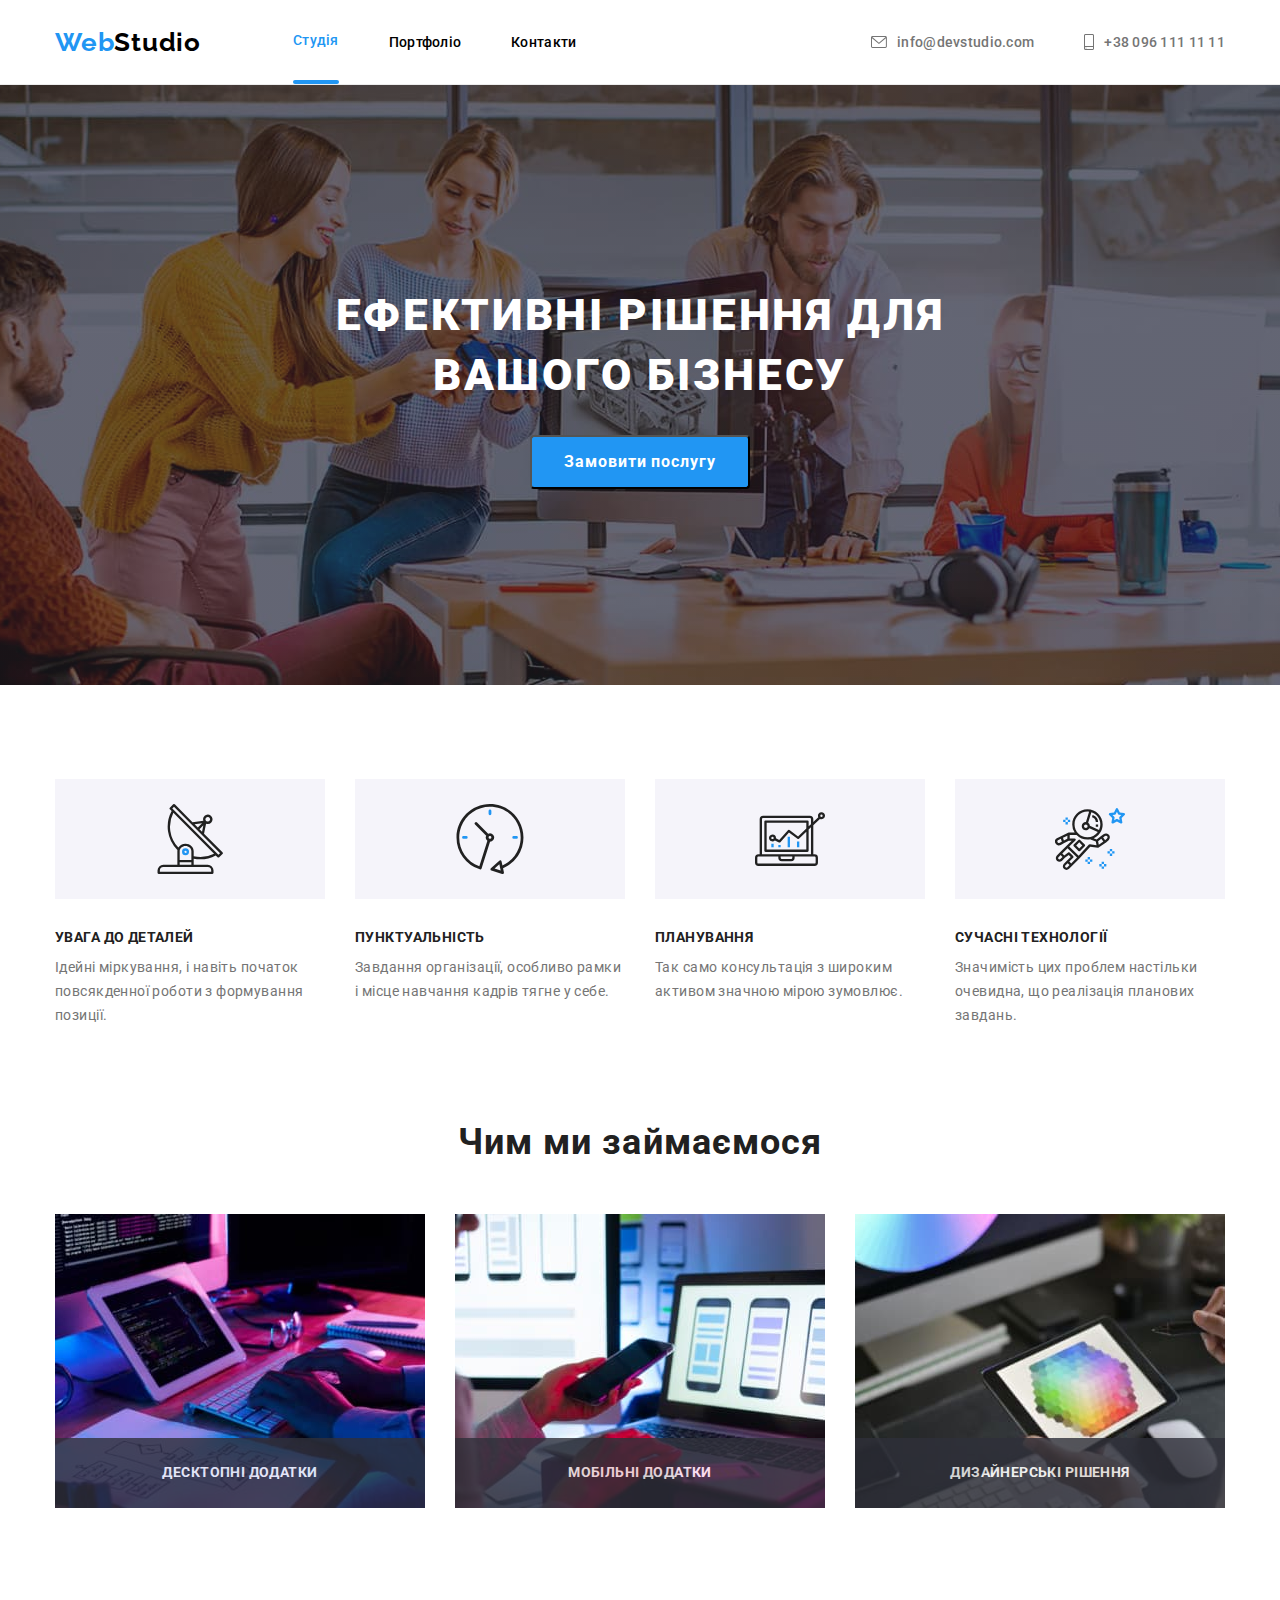
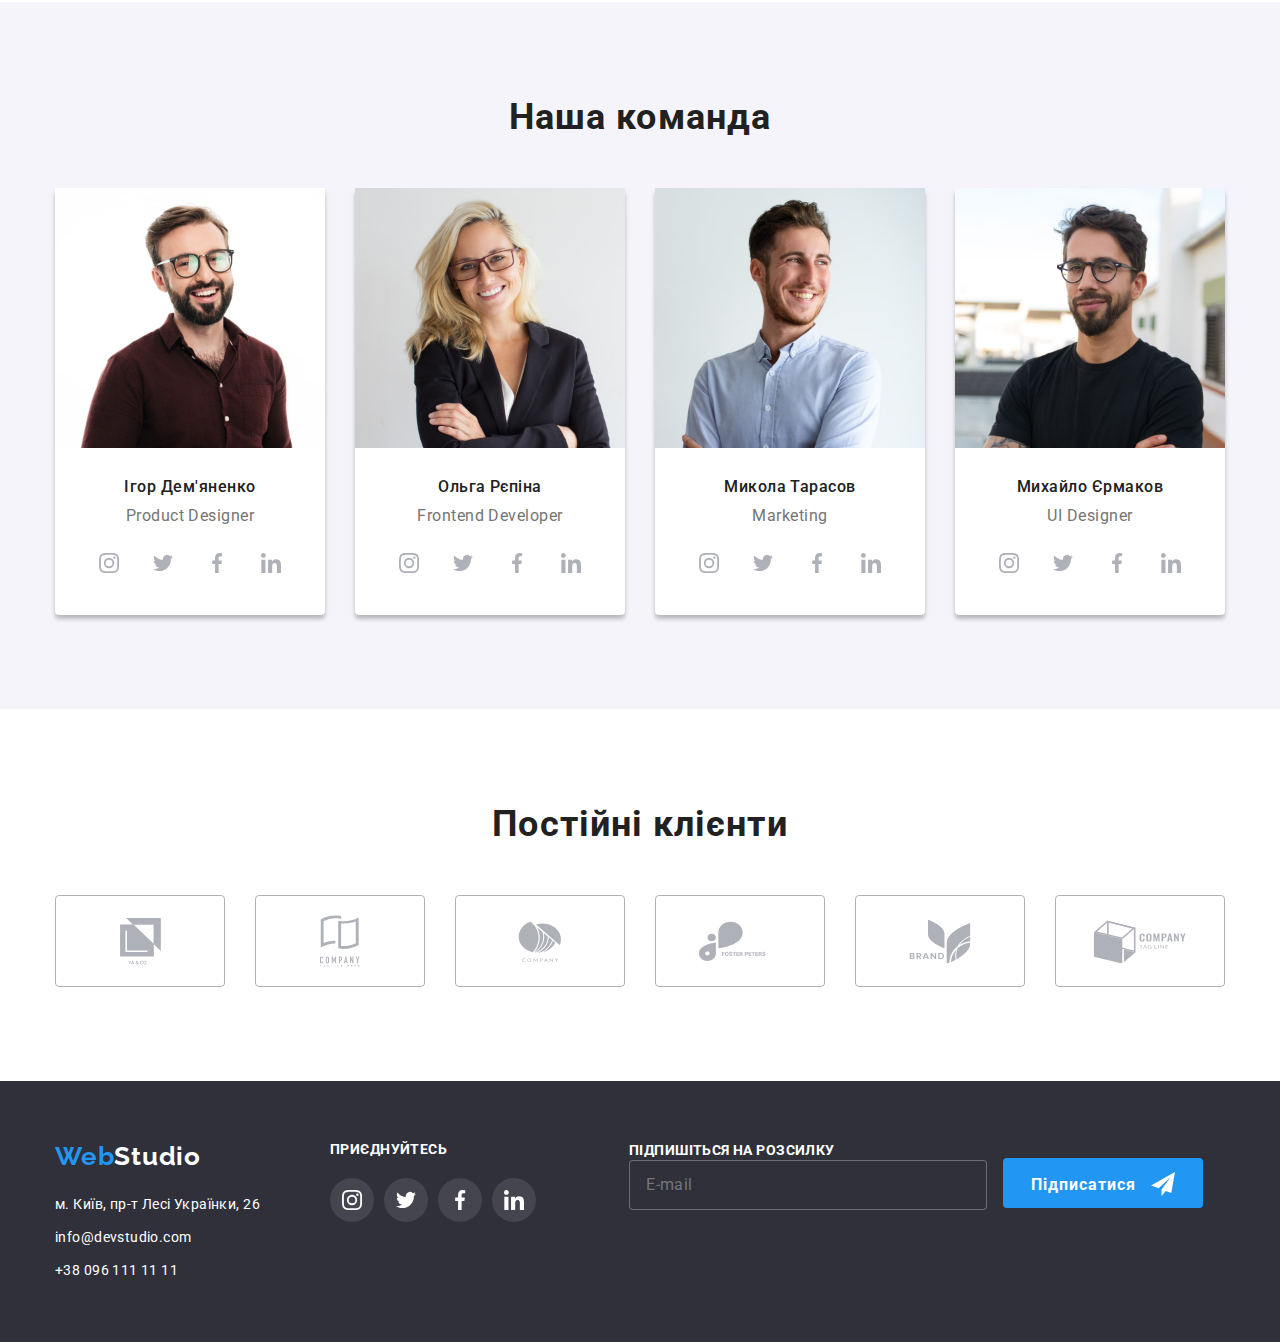
<file: index.html>
<!DOCTYPE html>
<html lang="uk">
  <head>
    <meta charset="UTF-8" />
    <meta http-equiv="X-UA-Compatible" content="IE=edge" />
    <meta name="viewport" content="width=device-width, initial-scale=1.0" />
    <title>Головна</title>
    <link rel="preconnect" href="https://fonts.googleapis.com" />
    <link rel="preconnect" href="https://fonts.gstatic.com" crossorigin />
    <link
      rel="stylesheet"
      href="https://cdnjs.cloudflare.com/ajax/libs/modern-normalize/1.1.0/modern-normalize.min.css"
    />
    <link
      href="https://fonts.googleapis.com/css2?family=Montserrat&family=Raleway:wght@700&family=Roboto:wght@400;500;700;900&display=swap"
      rel="stylesheet"
    />
    <link rel="stylesheet" href="./css/styles.css" />
  </head>
  <body>
    <header>
      <div class="header container">
        <nav class="nav-box">
          <a
            class="logo"
            href=" https://hannayeromina.github.io/goit-markup-hw-03/"
            lang="en"
            ><span class="logo-bly">Web</span>Studio</a
          >
          <ul class="header-nav">
            <li class="list-nav list-nav-this">
              <a class="nav nav-this" href="./index.html">Студія</a>
            </li>
            <li class="list-nav">
              <a class="nav" href="./portfolio.html">Портфоліо</a>
            </li>
            <li class="list-nav"><a class="nav" href="/">Контакти</a></li>
          </ul>
        </nav>
        <ul class="contact list">
          <li class="list-contact-header">
            <a class="contact-header" href="mailto:info@devstudio.com"
              ><svg width="16" height="12" class="icon-contact">
                <use href="./images/icons.svg#icon-envelope"></use>
              </svg>
              info@devstudio.com</a
            >
          </li>
          <li class="list-contact-header">
            <a class="contact-header" href="tel:+380961111111"
              ><svg width="10" height="16" class="icon-contact">
                <use href="./images/icons.svg#icon-smartphone"></use>
              </svg>
              +38 096 111 11 11</a
            >
          </li>
        </ul>
      </div>
    </header>
    <main>
      <section class="hero">
        <div class="container">
          <h1 class="hero-h">Ефективні рішення для вашого бізнесу</h1>
          <button data-modal-open class="hero-button" type="button">
            Замовити послугу
          </button>
        </div>
      </section>
      <section class="work-section">
        <h2 class="hidden">Переваги</h2>
        <div class="container">
          <ul class="work list">
            <li class="work-list">
              <div class="box-icon-work">
                <svg class="icon-work">
                  <use href="./images/icons.svg#icon-antenna"></use>
                </svg>
              </div>
              <h3 class="work-h">УВАГА ДО ДЕТАЛЕЙ</h3>
              <p class="work-p">
                Ідейні міркування, і навіть початок повсякденної роботи з
                формування позиції.
              </p>
            </li>
            <li class="work-list">
              <div class="box-icon-work">
                <svg class="icon-work">
                  <use href="./images/icons.svg#icon-watch"></use>
                </svg>
              </div>
              <h3 class="work-h">ПУНКТУАЛЬНІСТЬ</h3>
              <p class="work-p">
                Завдання організації, особливо рамки і місце навчання кадрів
                тягне у себе.
              </p>
            </li>
            <li class="work-list">
              <div class="box-icon-work">
                <svg class="icon-work">
                  <use href="./images/icons.svg#icon-planning"></use>
                </svg>
              </div>
              <h3 class="work-h">ПЛАНУВАННЯ</h3>
              <p class="work-p">
                Так само консультація з широким активом значною мірою зумовлює.
              </p>
            </li>
            <li class="work-list">
              <div class="box-icon-work">
                <svg class="icon-work">
                  <use href="./images/icons.svg#icon-astronaut"></use>
                </svg>
              </div>
              <h3 class="work-h">СУЧАСНІ ТЕХНОЛОГІЇ</h3>
              <p class="work-p">
                Значимість цих проблем настільки очевидна, що реалізація
                планових завдань.
              </p>
            </li>
          </ul>
        </div>
      </section>
      <section class="images-section">
        <div class="container">
          <h2 class="second-title second-title-work">Чим ми займаємося</h2>
          <ul class="list second-list">
            <li class="images">
              <img
                class="image"
                src="./images/box1s.jpg"
                alt="Написання коду"
                width="370"
                height="294"
              />
              <p class="second-p">Десктопні додатки</p>
            </li>
            <li class="images">
              <img
                class="image"
                src="./images/box2s.jpg"
                alt="Розробка мобільних додатків"
                width="370"
                height="294"
              />
              <p class="second-p">Мобільні додатки</p>
            </li>
            <li class="images">
              <img
                class="image"
                src="./images/box3s.jpg"
                alt="Веб-дизайн"
                width="370"
                height="294"
              />
              <p class="second-p">Дизайнерські рішення</p>
            </li>
          </ul>
        </div>
      </section>
      <section class="employees-section">
        <div class="container">
          <h2 class="second-title second-title-employees">Наша команда</h2>
          <ul class="list employees">
            <li class="employees-list">
              <img
                class="foto"
                src="./images/foto1s.jpg"
                alt="Фотопортрет Ігоря"
                width="270"
                height="260"
              />
              <h3 class="name">Ігор Дем'яненко</h3>
              <p class="job-title" lang="en">Product Designer</p>
              <ul class="employees-networks list">
                <li>
                  <a class="box-network" href="/">
                    <svg width="20" height="20">
                      <use href="./images/icons.svg#icon-instagram"></use>
                    </svg>
                  </a>
                </li>
                <li>
                  <a class="box-network" href="/">
                    <svg width="20" height="20">
                      <use href="./images/icons.svg#icon-twitter"></use>
                    </svg>
                  </a>
                </li>
                <li>
                  <a class="box-network" href="/">
                    <svg width="20" height="20">
                      <use href="./images/icons.svg#icon-facebook"></use>
                    </svg>
                  </a>
                </li>
                <li>
                  <a class="box-network" href="/">
                    <svg width="20" height="20">
                      <use href="./images/icons.svg#icon-linkedin"></use>
                    </svg>
                  </a>
                </li>
              </ul>
            </li>
            <li class="employees-list">
              <img
                class="foto"
                src="./images/foto2s.jpg"
                alt="Фотопортрет Ольги"
                width="270"
                height="260"
              />
              <h3 class="name">Ольга Рєпіна</h3>
              <p class="job-title" lang="en">Frontend Developer</p>
              <ul class="employees-networks list">
                <li>
                  <a class="box-network" href="/">
                    <svg width="20" height="20">
                      <use href="./images/icons.svg#icon-instagram"></use>
                    </svg>
                  </a>
                </li>
                <li>
                  <a class="box-network" href="/">
                    <svg width="20" height="20">
                      <use href="./images/icons.svg#icon-twitter"></use>
                    </svg>
                  </a>
                </li>
                <li>
                  <a class="box-network" href="/">
                    <svg width="20" height="20">
                      <use href="./images/icons.svg#icon-facebook"></use>
                    </svg>
                  </a>
                </li>
                <li>
                  <a class="box-network" href="/">
                    <svg width="20" height="20">
                      <use href="./images/icons.svg#icon-linkedin"></use>
                    </svg>
                  </a>
                </li>
              </ul>
            </li>
            <li class="employees-list">
              <img
                class="foto"
                src="./images/foto3s.jpg"
                alt="Фотопортрет Миколи"
                width="270"
                height="260"
              />
              <h3 class="name">Микола Тарасов</h3>
              <p class="job-title" lang="en">Marketing</p>
              <ul class="employees-networks list">
                <li>
                  <a class="box-network" href="/">
                    <svg width="20" height="20">
                      <use href="./images/icons.svg#icon-instagram"></use>
                    </svg>
                  </a>
                </li>
                <li>
                  <a class="box-network" href="/">
                    <svg width="20" height="20">
                      <use href="./images/icons.svg#icon-twitter"></use>
                    </svg>
                  </a>
                </li>
                <li>
                  <a class="box-network" href="/">
                    <svg width="20" height="20">
                      <use href="./images/icons.svg#icon-facebook"></use>
                    </svg>
                  </a>
                </li>
                <li>
                  <a class="box-network" href="/">
                    <svg width="20" height="20">
                      <use href="./images/icons.svg#icon-linkedin"></use>
                    </svg>
                  </a>
                </li>
              </ul>
            </li>
            <li class="employees-list">
              <img
                class="foto"
                src="./images/foto4s.jpg"
                alt="Фотопортрет Михайла"
                width="270"
                height="260"
              />
              <h3 class="name">Михайло Єрмаков</h3>
              <p class="job-title" lang="en">UI Designer</p>
              <ul class="employees-networks list">
                <li>
                  <a class="box-network" href="/">
                    <svg width="20" height="20">
                      <use href="./images/icons.svg#icon-instagram"></use>
                    </svg>
                  </a>
                </li>
                <li>
                  <a class="box-network" href="/">
                    <svg width="20" height="20">
                      <use href="./images/icons.svg#icon-twitter"></use>
                    </svg>
                  </a>
                </li>
                <li>
                  <a class="box-network" href="/">
                    <svg width="20" height="20">
                      <use href="./images/icons.svg#icon-facebook"></use>
                    </svg>
                  </a>
                </li>
                <li>
                  <a class="box-network" href="/">
                    <svg width="20" height="20">
                      <use href="./images/icons.svg#icon-linkedin"></use>
                    </svg>
                  </a>
                </li>
              </ul>
            </li>
          </ul>
        </div>
      </section>
      <section class="customers-section">
        <div class="container">
          <h2 class="second-title">Постійні клієнти</h2>
          <ul class="customers">
            <li class="customers-list-m">
              <a class="customers-list" href="/">
                <svg width="41" height="46.7">
                  <use href="./images/icons.svg#icon-client-1"></use>
                </svg>
              </a>
            </li>
            <li class="customers-list-m">
              <a class="customers-list" href="/">
                <svg width="40" height="52">
                  <use href="./images/icons.svg#icon-client-2"></use>
                </svg>
              </a>
            </li>
            <li class="customers-list-m">
              <a class="customers-list" href="/">
                <svg width="43.46" height="41.18">
                  <use href="./images/icons.svg#icon-client-3"></use>
                </svg>
              </a>
            </li>
            <li class="customers-list-m">
              <a class="customers-list" href="/">
                <svg width="84.44" height="40.62">
                  <use href="./images/icons.svg#icon-client-4"></use>
                </svg>
              </a>
            </li>
            <li class="customers-list-m">
              <a class="customers-list" href="/">
                <svg width="62.54" height="45.43">
                  <use href="./images/icons.svg#icon-client-5"></use>
                </svg>
              </a>
            </li>
            <li class="customers-list-m">
              <a class="customers-list" href="/">
                <svg width="93.79" height="43.93">
                  <use href="./images/icons.svg#icon-client-6"></use>
                </svg>
              </a>
            </li>
          </ul>
        </div>
      </section>
    </main>
    <footer class="footer">
      <div class="container box-footer">
        <div class="box-footer-margin">
          <a
            class="logo-footer"
            href="https://hannayeromina.github.io/goit-markup-hw-01/"
            lang="en"
            ><span class="logo-bly">Web</span>Studio</a
          >
          <address>
            <ul class="list footer-address-contact">
              <li>
                <a
                  class="address-footer"
                  href="https://goo.gl/maps/ZajisYMfi6u8uZzd6"
                  >м. Київ, пр-т Лесі Українки, 26</a
                >
              </li>
              <li>
                <a class="contact-footer" href="mailto:info@devstudio.com"
                  >info@devstudio.com</a
                >
              </li>
              <li>
                <a class="contact-footer" href="tel:+380961111111"
                  >+38 096 111 11 11</a
                >
              </li>
            </ul>
          </address>
        </div>
        <div class="footer-network">
          <p class="p-footer">приєднуйтесь</p>
          <ul class="employees-networks-footer list">
            <li class="box-network-m">
              <a class="box-network-footer" href="/">
                <svg width="20" height="20">
                  <use href="./images/icons.svg#icon-instagram"></use>
                </svg>
              </a>
            </li>
            <li class="box-network-m">
              <a class="box-network-footer" href="/">
                <svg width="20" height="20">
                  <use href="./images/icons.svg#icon-twitter"></use>
                </svg>
              </a>
            </li>
            <li class="box-network-m">
              <a class="box-network-footer" href="/">
                <svg width="20" height="20">
                  <use href="./images/icons.svg#icon-facebook"></use>
                </svg>
              </a>
            </li>
            <li class="box-network-m">
              <a class="box-network-footer" href="/">
                <svg width="20" height="20">
                  <use href="./images/icons.svg#icon-linkedin"></use>
                </svg>
              </a>
            </li>
          </ul>
        </div>
        <div class="form-footer">
          <form name="form-footer">
            <div class="label-input-footer">
              <label class="label-footer" for="email-footer"
                >Підпишіться на розсилку</label
              >
              <input
                class="input-footer"
                type="email"
                name="email-footer"
                id="email-footer"
                placeholder="E-mail"
              />
            </div>
            <button class="form-footer-button" type="submit">
              Підписатися
              <svg class="form-footer-button-icon" width="24" height="24">
                <use href="./images/icons.svg#icon-send"></use>
              </svg>
            </button>
          </form>
        </div>
      </div>
    </footer>
    <div class="backdrop is-hidden" data-modal>
      <div class="modal">
        <button class="button-modal" data-modal-close>
          <img src="./images/vector.png" alt="Закрити" />
        </button>
        <form class="form-modal" name="form-modal">
          <p class="form-p">Залиште свої дані, ми вам передзвонимо</p>
          <label class="form-label" for="name">Ім'я</label>
          <div class="form-box">
            <input class="form-input" type="text" name="name" id="name" />
            <svg class="form-icon" width="18" height="18">
              <use href="./images/icons.svg#icon-person"></use>
            </svg>
          </div>
          <label class="form-label" for="tel">Телефон</label>
          <div class="form-box">
            <input class="form-input" type="tel" name="tel" id="tel" />
            <svg class="form-icon" width="18" height="18">
              <use href="./images/icons.svg#icon-phone"></use>
            </svg>
          </div>
          <label class="form-label" for="email">Пошта</label>
          <div class="form-box">
            <input class="form-input" type="email" name="email" id="email" />
            <svg class="form-icon" width="18" height="18">
              <use href="./images/icons.svg#icon-vector"></use>
            </svg>
          </div>
          <label class="form-label" for="comment">Коментар</label>
          <textarea
            class="form-comment"
            name="comment"
            id="comment"
            placeholder="Введіть текст"
          ></textarea>
          <div class="form-agreement">
            <input
              type="checkbox"
              name="agreement"
              value="agreement"
              id="agreement"
            />
            <label for="agreement"
              >Погоджуюся з розсилкою та приймаю
              <a class="form-a" href="/">Умови договору</a></label
            >
          </div>
          <button class="form-button" type="submit">Відправити</button>
        </form>
      </div>
    </div>
    <script src="./js/modal.js"></script>
  </body>
</html>
</file>
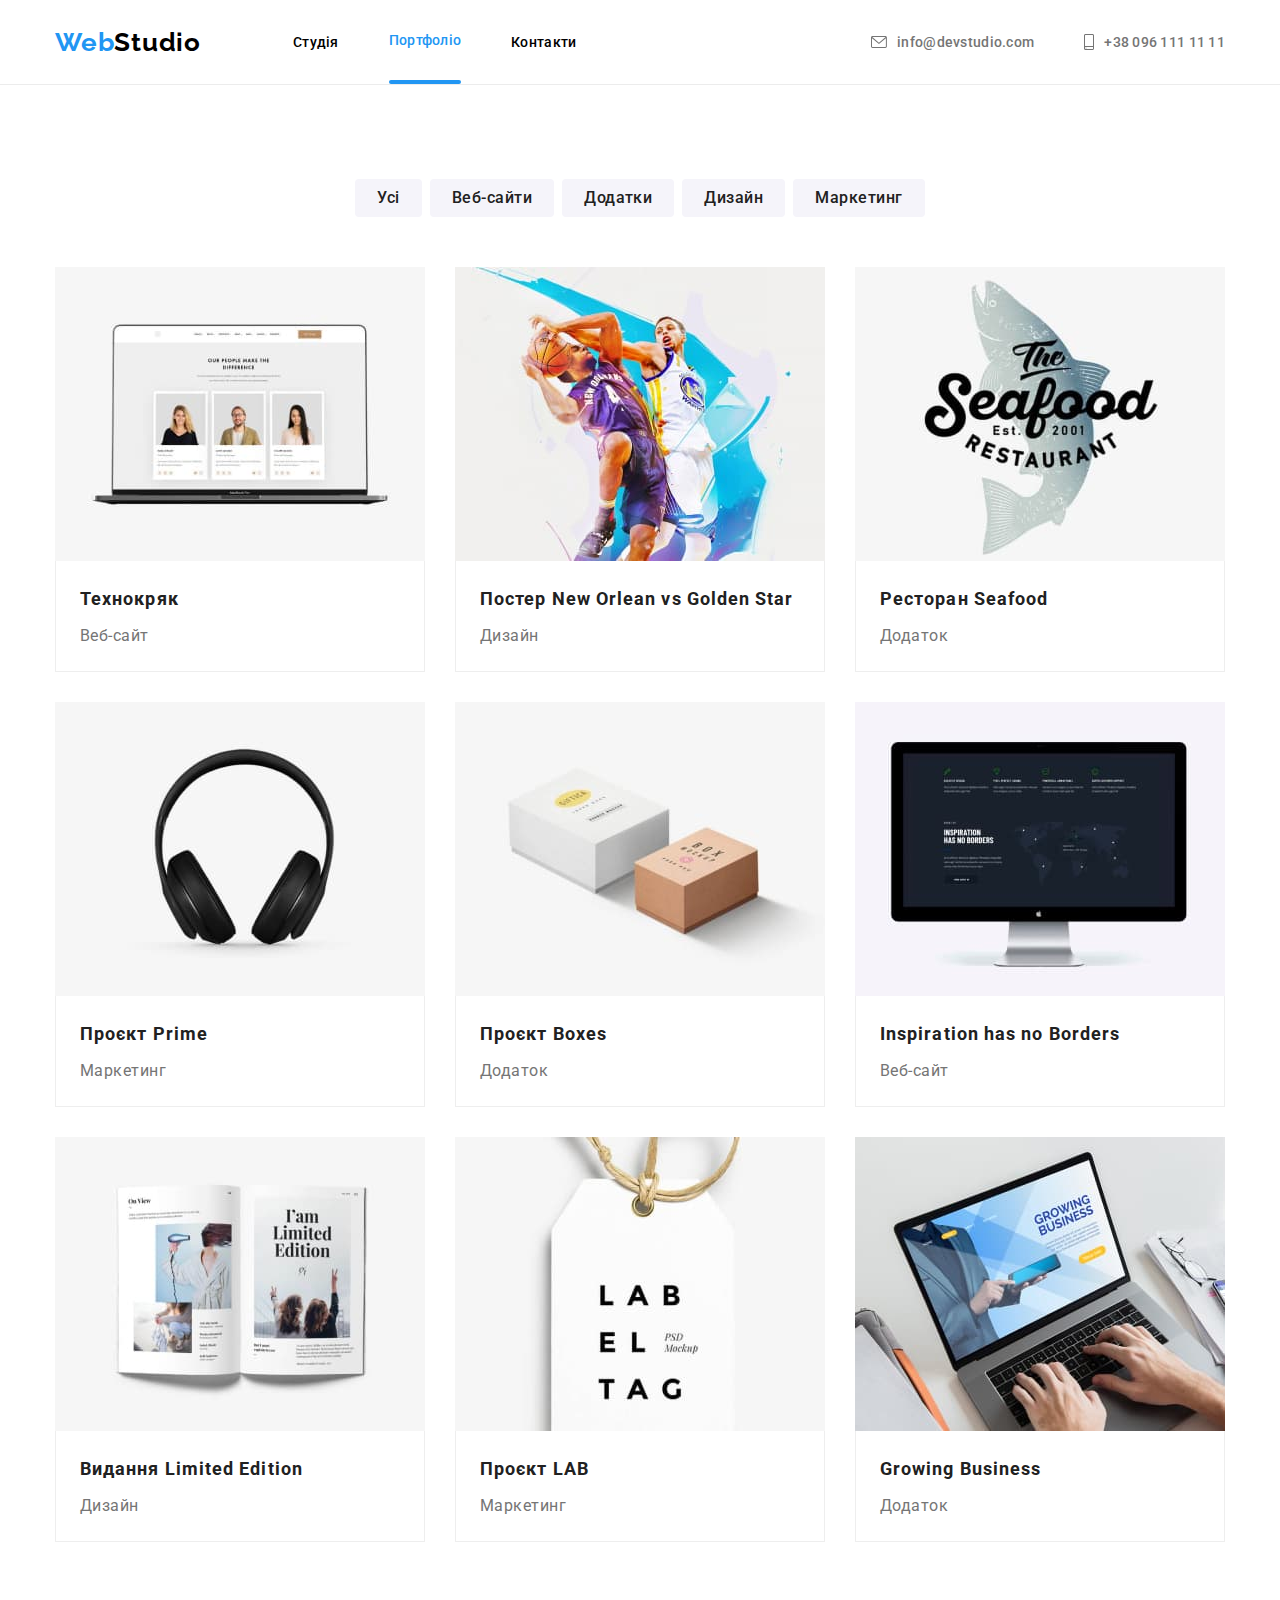
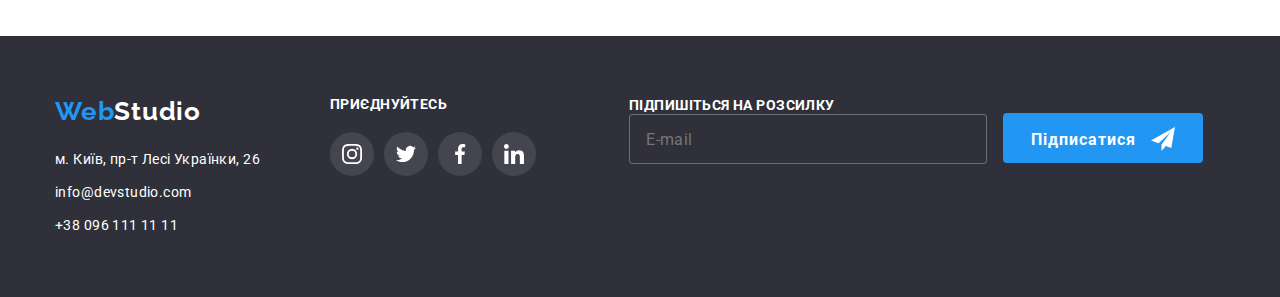
<file: portfolio.html>
<!DOCTYPE html>
<html lang="uk">
  <head>
    <meta charset="UTF-8" />
    <meta http-equiv="X-UA-Compatible" content="IE=edge" />
    <meta name="viewport" content="width=device-width, initial-scale=1.0" />
    <title>Портфоліо</title>
    <link rel="preconnect" href="https://fonts.googleapis.com" />
    <link rel="preconnect" href="https://fonts.gstatic.com" crossorigin />
    <link
      rel="stylesheet"
      href="https://cdnjs.cloudflare.com/ajax/libs/modern-normalize/1.1.0/modern-normalize.min.css"
    />
    <link
      href="https://fonts.googleapis.com/css2?family=Montserrat&family=Raleway:wght@700&family=Roboto:wght@400;500;700;900&display=swap"
      rel="stylesheet"
    />
    <link rel="stylesheet" href="./css/styles.css" />
  </head>
  <body>
    <header>
      <div class="header container">
        <nav class="nav-box">
          <a
            class="logo"
            href=" https://hannayeromina.github.io/goit-markup-hw-03/"
            lang="en"
            ><span class="logo-bly">Web</span>Studio</a
          >
          <ul class="header-nav">
            <li class="list-nav">
              <a class="nav" href="./index.html">Студія</a>
            </li>
            <li class="list-nav list-nav-this">
              <a class="nav nav-this" href="./portfolio.html">Портфоліо</a>
            </li>
            <li class="list-nav"><a class="nav" href="/">Контакти</a></li>
          </ul>
        </nav>
        <ul class="contact list">
          <li class="list-contact-header">
            <a class="contact-header" href="mailto:info@devstudio.com"
              ><svg width="16" height="12" class="icon-contact">
                <use href="./images/icons.svg#icon-envelope"></use>
              </svg>
              info@devstudio.com</a
            >
          </li>
          <li class="list-contact-header">
            <a class="contact-header" href="tel:+380961111111"
              ><svg width="10" height="16" class="icon-contact">
                <use href="./images/icons.svg#icon-smartphone"></use>
              </svg>
              +38 096 111 11 11</a
            >
          </li>
        </ul>
      </div>
    </header>
    <main>
      <section class="nav-portfolio-section">
        <div class="container">
          <ul class="list button-box">
            <li class="button-list">
              <button class="nav-portfolio" type="button">Усі</button>
            </li>
            <li class="button-list">
              <button class="nav-portfolio" type="button">Веб-сайти</button>
            </li>
            <li class="button-list">
              <button class="nav-portfolio" type="button">Додатки</button>
            </li>
            <li class="button-list">
              <button class="nav-portfolio" type="button">Дизайн</button>
            </li>
            <li class="button-list">
              <button class="nav-portfolio" type="button">Маркетинг</button>
            </li>
          </ul>
          <ul class="list portfolio-box">
            <li class="portfolio-list">
              <a class="portfolio-list-a" href="/">
                <div class="portfolio-overlay">
                  <img
                    class="portfolio"
                    src="./images/img1.jpg"
                    alt="Ноутбук"
                    width="370"
                    height="294"
                  />
                  <div class="overlay">
                    <p>
                      Ресурс пропонує комплексні пропозиції з різним рівнем
                      функціоналу та сервісів. Все це дозволить відвідувачу
                      отримати вичерпні відомості про компанію чи приватну
                      особу.
                    </p>
                  </div>
                </div>
                <div class="border">
                  <h3 class="title-portfolio">Технокряк</h3>
                  <p class="paragraph-portfolio">Веб-сайт</p>
                </div>
              </a>
            </li>
            <li class="portfolio-list">
              <a class="portfolio-list-a" href="/">
                <div class="portfolio-overlay">
                  <img
                    class="portfolio"
                    src="./images/img2.jpg"
                    alt="Баскетболісти"
                    width="370"
                    height="294"
                  />
                  <div class="overlay">
                    <p>
                      Ресурс пропонує комплексні пропозиції з різним рівнем
                      функціоналу та сервісів. Все це дозволить відвідувачу
                      отримати вичерпні відомості про компанію чи приватну
                      особу.
                    </p>
                  </div>
                </div>
                <div class="border">
                  <h3 class="title-portfolio">
                    Постер New Orlean vs Golden Star
                  </h3>
                  <p class="paragraph-portfolio">Дизайн</p>
                </div>
              </a>
            </li>
            <li class="portfolio-list">
              <a class="portfolio-list-a" href="/">
                <div class="portfolio-overlay">
                  <img
                    class="portfolio"
                    src="./images/img3.jpg"
                    alt="Логотип ресторана"
                    width="370"
                    height="294"
                  />
                  <div class="overlay">
                    <p>
                      Ресурс пропонує комплексні пропозиції з різним рівнем
                      функціоналу та сервісів. Все це дозволить відвідувачу
                      отримати вичерпні відомості про компанію чи приватну
                      особу.
                    </p>
                  </div>
                </div>
                <div class="border">
                  <h3 class="title-portfolio">Ресторан Seafood</h3>
                  <p class="paragraph-portfolio">Додаток</p>
                </div>
              </a>
            </li>
            <li class="portfolio-list">
              <a class="portfolio-list-a" href="/">
                <div class="portfolio-overlay">
                  <img
                    class="portfolio"
                    src="./images/img4.jpg"
                    alt="Навушники"
                    width="370"
                    height="294"
                  />
                  <div class="overlay">
                    <p>
                      Ресурс пропонує комплексні пропозиції з різним рівнем
                      функціоналу та сервісів. Все це дозволить відвідувачу
                      отримати вичерпні відомості про компанію чи приватну
                      особу.
                    </p>
                  </div>
                </div>
                <div class="border">
                  <h3 class="title-portfolio">Проєкт Prime</h3>
                  <p class="paragraph-portfolio">Маркетинг</p>
                </div>
              </a>
            </li>
            <li class="portfolio-list">
              <a class="portfolio-list-a" href="/">
                <div class="portfolio-overlay">
                  <img
                    class="portfolio"
                    src="./images/img5.jpg"
                    alt="Дві коробки"
                    width="370"
                    height="294"
                  />
                  <div class="overlay">
                    <p>
                      Ресурс пропонує комплексні пропозиції з різним рівнем
                      функціоналу та сервісів. Все це дозволить відвідувачу
                      отримати вичерпні відомості про компанію чи приватну
                      особу.
                    </p>
                  </div>
                </div>
                <div class="border">
                  <h3 class="title-portfolio">Проєкт Boxes</h3>
                  <p class="paragraph-portfolio">Додаток</p>
                </div>
              </a>
            </li>
            <li class="portfolio-list">
              <a class="portfolio-list-a" href="/">
                <div class="portfolio-overlay">
                  <img
                    class="portfolio"
                    src="./images/img6.jpg"
                    alt="Монітор компьютера"
                    width="370"
                    height="294"
                  />
                  <div class="overlay">
                    <p>
                      Ресурс пропонує комплексні пропозиції з різним рівнем
                      функціоналу та сервісів. Все це дозволить відвідувачу
                      отримати вичерпні відомості про компанію чи приватну
                      особу.
                    </p>
                  </div>
                </div>
                <div class="border">
                  <h3 class="title-portfolio">Inspiration has no Borders</h3>
                  <p class="paragraph-portfolio">Веб-сайт</p>
                </div>
              </a>
            </li>
            <li class="portfolio-list">
              <a class="portfolio-list-a" href="/">
                <div class="portfolio-overlay">
                  <img
                    class="portfolio"
                    src="./images/img7.jpg"
                    alt="Відкрита книга"
                    width="370"
                    height="294"
                  />
                  <div class="overlay">
                    <p>
                      Ресурс пропонує комплексні пропозиції з різним рівнем
                      функціоналу та сервісів. Все це дозволить відвідувачу
                      отримати вичерпні відомості про компанію чи приватну
                      особу.
                    </p>
                  </div>
                </div>
                <div class="border">
                  <h3 class="title-portfolio">Видання Limited Edition</h3>
                  <p class="paragraph-portfolio">Дизайн</p>
                </div>
              </a>
            </li>
            <li class="portfolio-list">
              <a class="portfolio-list-a" href="/">
                <div class="portfolio-overlay">
                  <img
                    class="portfolio"
                    src="./images/img8.jpg"
                    alt="Бірка"
                    width="370"
                    height="294"
                  />
                  <div class="overlay">
                    <p>
                      Ресурс пропонує комплексні пропозиції з різним рівнем
                      функціоналу та сервісів. Все це дозволить відвідувачу
                      отримати вичерпні відомості про компанію чи приватну
                      особу.
                    </p>
                  </div>
                </div>
                <div class="border">
                  <h3 class="title-portfolio">Проєкт LAB</h3>
                  <p class="paragraph-portfolio">Маркетинг</p>
                </div>
              </a>
            </li>
            <li class="portfolio-list">
              <a class="portfolio-list-a" href="/">
                <div class="portfolio-overlay">
                  <img
                    class="portfolio"
                    src="./images/img9.jpg"
                    alt="Користувач за ноутбуком"
                    width="370"
                    height="294"
                  />
                  <div class="overlay">
                    <p>
                      Ресурс пропонує комплексні пропозиції з різним рівнем
                      функціоналу та сервісів. Все це дозволить відвідувачу
                      отримати вичерпні відомості про компанію чи приватну
                      особу.
                    </p>
                  </div>
                </div>
                <div class="border">
                  <h3 class="title-portfolio">Growing Business</h3>
                  <p class="paragraph-portfolio">Додаток</p>
                </div>
              </a>
            </li>
          </ul>
        </div>
      </section>
    </main>
    <footer class="footer">
      <div class="container box-footer">
        <div class="box-footer-margin">
          <a
            class="logo-footer"
            href="https://hannayeromina.github.io/goit-markup-hw-01/"
            lang="en"
            ><span class="logo-bly">Web</span>Studio</a
          >
          <address>
            <ul class="list footer-address-contact">
              <li>
                <a
                  class="address-footer"
                  href="https://goo.gl/maps/ZajisYMfi6u8uZzd6"
                  >м. Київ, пр-т Лесі Українки, 26</a
                >
              </li>
              <li>
                <a class="contact-footer" href="mailto:info@devstudio.com"
                  >info@devstudio.com</a
                >
              </li>
              <li>
                <a class="contact-footer" href="tel:+380961111111"
                  >+38 096 111 11 11</a
                >
              </li>
            </ul>
          </address>
        </div>
        <div class="footer-network">
          <p class="p-footer">приєднуйтесь</p>
          <ul class="employees-networks-footer list">
            <li class="box-network-m">
              <a class="box-network-footer" href="/">
                <svg width="20" height="20">
                  <use href="./images/icons.svg#icon-instagram"></use>
                </svg>
              </a>
            </li>
            <li class="box-network-m">
              <a class="box-network-footer" href="/">
                <svg width="20" height="20">
                  <use href="./images/icons.svg#icon-twitter"></use>
                </svg>
              </a>
            </li>
            <li class="box-network-m">
              <a class="box-network-footer" href="/">
                <svg width="20" height="20">
                  <use href="./images/icons.svg#icon-facebook"></use>
                </svg>
              </a>
            </li>
            <li>
              <a class="box-network-footer" href="/">
                <svg width="20" height="20">
                  <use href="./images/icons.svg#icon-linkedin"></use>
                </svg>
              </a>
            </li>
          </ul>
        </div>
        <div class="form-footer">
          <form name="form-footer">
            <div class="label-input-footer">
              <label class="label-footer" for="email-footer"
                >Підпишіться на розсилку</label
              >
              <input
                class="input-footer"
                type="email"
                name="email-footer"
                id="email-footer"
                placeholder="E-mail"
              />
            </div>
            <button class="form-footer-button" type="submit">
              Підписатися
              <svg class="form-footer-button-icon" width="24" height="24">
                <use href="./images/icons.svg#icon-send"></use>
              </svg>
            </button>
          </form>
        </div>
      </div>
    </footer>
  </body>
</html>
</file>
<file: css/styles.css>
body {
    background-color: #ffffff;
    font-family: Roboto,sans-serif;
    color: #212121;
}
html {
    box-sizing: border-box;
}
h1,h2,h3,p,ul{
    margin: 0 0;
    padding: 0 0;
}

li {
    list-style-type: none;
}
header {
    border-bottom: 1px solid #ececec;
}
.container{
    width: 1200px;
    margin: 0 auto;
    padding: 0 15px;
}
.hidden {
    display: none;
}
.nav-box{
    display: flex;
    align-items: center;
}
.header {
    display: flex;
    align-items: center;
    justify-content: space-between;
}
.logo {
    margin: 0 0;
    font-family: Raleway;
    font-weight:700 ; 
    color: #000000; 
    text-decoration: none; 
    font-size: 26px;
    line-height: 30.52px;
    letter-spacing: 0.03em;
    width: 145px;
}
.logo-bly {
    color: #2196f3;
}
.header-nav {
    display: flex;
    align-items: center;
    margin: 0 0;
    margin-left: 93px;
}
.list {
    list-style: none;
    margin: 0;
    padding: 0;
}
.nav {
    position: relative;
    display: block;
    padding: 32px 0;
    font-weight: 500;
    font-size: 14px;
    line-height: 16px;
    letter-spacing: 0.02em;
    text-decoration: none;
    color: #000000;
    transition: color 250ms cubic-bezier(0.4, 0, 0.2, 1);
}
.nav:hover {
    color: #2196f3;
}
.list-nav {
    margin-right: 50px;
}
.list-nav:last-child{
    margin-right: 0;
}
.nav-this {
    color: #2196f3;
}
.list-nav-this::after {
    content: "";
    display: block;
    background-color: #2196f3;
    height: 4px;
    cursor: pointer;
    border-radius: 2px;
}
.contact {
    display: flex;
    justify-content: flex-end;
    margin-left: auto;
}
.contact-header {
    display: block;
    padding: 32px 0;
    font-weight: 500;
    font-size: 14px;
    line-height: 16.41px;
    letter-spacing: 0.02em;
    text-decoration: none;
    color: #757575;
    fill: #757575;
    display: flex;
    align-items: center;
    transition: color 250ms cubic-bezier(0.4, 0, 0.2, 1),
                fill 250ms cubic-bezier(0.4, 0, 0.2, 1);
}
.contact-header:hover {
    color: #2196f3;
    fill: #2196f3;
}
.icon-contact {
    margin-right: 10px;
}
.list-contact-header {
    margin-right: 50px;
}
.list-contact-header:last-child{
    margin-right: 0;
}
.hero {
    background-color:#2f303a ;
    background-image: linear-gradient(
        to right,
        rgba(47, 48, 58, 0.4),
        rgba(47, 48, 58, 0.4)), 
        url(../images/hero.jpg);
    max-width: 1600px;
    height: 600px;
    margin: 0px auto;
    padding: 200px 0;
    background-repeat: no-repeat;
    background-position: center;

}
.hero-h {
    font-weight: 900;
    font-size: 44px;
    line-height: 60px;
    letter-spacing: 0.06em;
    text-align: center;
    width: 696px;
    margin-left: auto;
    margin-right: auto;
    margin-bottom: 30px;
    color:#ffffff;
    text-transform: uppercase;
}
.hero-button {
    display: block;
    padding: 10px 32px;
    margin: 0 auto;
    font-weight:700;
    line-height: 30px;
    font-size: 16px;
    letter-spacing: 0.06em;
    color:#ffffff;
    background-color: #2196f3;
    cursor: pointer;
    border-radius: 4px;
}
.form-modal {
    padding: 0 40px;
}
.form-p {
    font-weight: 700;
    font-size: 20px;
    line-height: 23.44px;
    letter-spacing: 0.03em;
    text-align: center;
    padding-top: 40px;
}
.form-label {
    font-weight: 400;
    font-size: 12px;
    line-height: 14.06px;
    letter-spacing: 0.01em;
    color: #757575;
}
.form-input {
    width: 448px;
    height: 40px;
    margin-bottom: 10px;
    padding-left: 42px;
    border: 1px solid rgba(33, 33, 33, 0.2);
    border-radius: 4px;
}
.form-input:hover,
.form-input:focus {
    border-color: #2196f3;
}
.form-icon:hover,
.form-icon:focus {
    fill: #2196f3; 
}
.form-box {
    position: relative;
}
.form-icon {
    position: absolute;
    left: 12px;
    top: 11px;
    fill: #212121;
}
.form-comment {
    width: 448px; 
    height: 120px;  
    margin-bottom: 50px;
    resize: none;
    border: 1px solid rgba(33, 33, 33, 0.2);
    border-radius: 4px;
}
.form-agreement {
    display: flex;
    justify-content: center;
    font-weight: 400;
    font-size: 14px;
    line-height: 24px;
    letter-spacing: 0.03em;
    color: #757575;
    margin-bottom: 30px;
}
.form-a {
    font-weight: 400;
    font-size: 14px;
    line-height: 24px;
    letter-spacing: 0.03em;
    color: #2196F3;
}
.form-button {
    display: block;
    margin: 0 auto;
    width: 200px;
    height: 50px;
    border: none;
    border-radius: 4px;
    background-color: #2196f3;
    font-weight: 700;
    font-size: 16px;
    line-height: 30px;
    letter-spacing: 0.06em;
    color: #ffffff;
}
.work-section {
    padding-top: 94px;
}
.work{
    display: flex;
}
.work .work-list:not(:last-child) {
    margin-right: 30px;
}
.box-icon-work {
    display: flex;
    justify-content: center;
    align-items: center;
    width: 270px;
    height: 120px;
    background-color: #f5f4fa;
    margin-bottom: 30px;
}
.icon-work {
    width: 70px;
    height: 70px;
}
.work-h {
    font-weight: 700;
    font-size: 14px;
    line-height: 16.41px;
    letter-spacing: 0.03em;
    margin-bottom: 10px;
}
.work-p {
    font-size: 14px ;
    line-height: 24px;
    letter-spacing: 0.03em;
    color: #757575
}
.images-section{
    padding: 94px 0;
}
.second-title-work {
    margin-bottom:  50px;
}
.second-title {
    text-align: center;
    font-weight: 700;
    font-size: 36px;
    line-height: 42.19px;
    letter-spacing: 0.03em;
    margin-bottom: 50px;
}
.second-list {
    display: flex;
    position: relative;
}
.images {
    width: 370px;
    margin-right: 30px;
}
.images:last-child{
    margin-right: 0;
}
.image {
    display: block;
    max-width: 100%;
    height: auto;
}
.second-p {
    position: absolute;
    display: flex;
    bottom: 0;
    font-weight: 700;
    font-size: 14px;
    line-height: 16.41px;
    letter-spacing: 0.03em;
    text-transform: uppercase;
    width: 370px;
    height: 70px;
    background-color: #2f303a;
    color: #ffffff;
    align-items: center;
    justify-content: center;
    opacity: 0.8;
}
.employees-section{
    padding: 94px 0;
    background-color: #f5f4fa;
}
.employees{
    display: flex;
}
.employees-list{
    width: 270px;
    margin-right: 30px;
    background-color: #ffffff;
    border-radius: 4px;
    box-shadow: 0px 4px 4px rgba(0, 0, 0, 0.25);
}
.employees-list:last-child {
    margin-right: 0;
}
.foto{
    display: block;
    max-width: 100%;
    height: auto;
}
.name {
    font-weight: 500;
    font-size: 16px;
    line-height: 18.75px;
    letter-spacing: 0.03em;
    text-align: center;
    padding-top: 30px;
    margin-bottom: 10px ;
}
.job-title {
    line-height: 18.75px;
    font-size: 16px;
    letter-spacing: 0.03em;
    color: #757575;
    text-align: center;
    margin-bottom: 16px;
}
.employees-networks {
    display: flex;
    justify-content: center;
    padding-bottom: 30px;
    gap: 10px;
   
}
.box-network {
    display: flex;
    justify-content: center;
    align-items: center;
    width: 44px;
    height: 44px;
    outline: 1px solid #ffffff;
    border-radius: 50%;
    fill: #afb1b8;
    transition: background-color 250ms cubic-bezier(0.4, 0, 0.2, 1),
                fill 250ms cubic-bezier(0.4, 0, 0.2, 1);
}
.box-network:hover {
    background-color: #2196f3;
    fill: #ffffff;
}
.customers {
    display: flex;
}
.customers-section {
    margin: 0;
    padding-top: 94px;
    padding-bottom: 94px;
}
.customers-list {
    display: flex;
    justify-content: center;
    align-items: center;
    border: 1px solid #afb1b8;
    border-radius: 4px;
    width: 170px;
    height: 92px;
    fill: #afb1b8;
    transition: border-color 250ms cubic-bezier(0.4, 0, 0.2, 1),
                fill 250ms cubic-bezier(0.4, 0, 0.2, 1);
}
.customers-list:hover{
    border-color: #2196f3;
    fill: #2196f3;
}
.customers-list-m {
    margin-right: 30px;
}
.customers-list-m:last-child {
    margin-right: 0;
}
.footer {
    display: flex;
    background-color: #2f303a;
    margin: auto;
    padding-top: 60px;
    padding-bottom: 60px;
}
.box-footer {
    display: flex;
}
.footer-address-contact li {
    margin-bottom: 9px;
}
.footer-address-contact li:last-child {
    margin-bottom: 0;
}
.box-footer-margin {
    margin-right: 70px;
}
.address-footer  {
    font-size: 14px;
    line-height: 24px;
    letter-spacing: 0.03em;
    color: #ffffff;
    text-decoration: none;
    font-style: normal;
    margin-bottom: 9px;
    transition: color 250ms cubic-bezier(0.4, 0, 0.2, 1);
}
.address-footer:hover {
    color:#2196f3 ;
}
.contact-footer{
    font-size: 14px;
    line-height: 24px;
    letter-spacing: 0.03em;
    color: #ffffff;
    text-decoration: none;
    font-style: normal;
    margin-bottom: 9px;
    transition: color 250ms cubic-bezier(0.4, 0, 0.2, 1);
}
.contact-footer:last-child {
    margin-bottom: 0;
}
.contact-footer:hover {
    color: #2196f3;
}
.logo-footer {
    font-family: Raleway;
    font-weight: 700;
    text-decoration: none;
    color:#ffffff;
    font-size: 26px;
    line-height: 30.52px;
    letter-spacing: 0.03em;
    display: inline-block;
    margin: 0 0;
    margin-bottom: 20px;
}
.p-footer {
    color: #ffffff;
    font-weight: 700;
    line-height: 16.41px;
    letter-spacing: 0.03em;
    font-size: 14px;
    text-transform: uppercase;
    margin-bottom: 20px;
}
.footer-network {
    margin-right: 93px;
}
.employees-networks-footer {
    display: flex;
    justify-content: center;
    gap: 10px;
}
.box-network-footer {
    display: flex;
    justify-content: center;
    align-items: center;
    width: 44px;
    height: 44px;
    border-radius: 50%;
    fill: #ffffff;
    background-color:rgba(255, 255, 255, 0.1);
    transition: background-color 250ms cubic-bezier(0.4, 0, 0.2, 1);
}
.box-network-footer:hover {
    background-color: #2196f3;
}
.label-input-footer {
    width: 358px;
    display: inline-block;
    margin-right: 12px;
}
.label-footer {
    font-weight: 700;
    font-size: 14px;
    line-height: 16.41px;
    letter-spacing: 0.03em;
    text-transform: uppercase;
    color: #ffffff;
    margin-bottom: 20px;
}
.input-footer {
    font-weight: 400;
    font-size: 16px;
    line-height: 20px;
    letter-spacing: 0.03em;
    color: rgba(255, 255, 255, 0.6);
    width: 358px;
    height: 50px;
    border-radius: 4px;
    border: 1px solid rgba(255, 255, 255, 0.3);
    padding-left: 16px;
    padding-bottom: 15px;
    padding-top: 15px;
    background-color: #2f303a;
}
.form-footer-button {
    width: 200px;
    height: 50px;
    font-weight: 700;
    font-size: 16px;
    line-height: 30px;
    letter-spacing: 0.06em;
    color: #ffffff;
    align-items: center;
    background: #2196F3;
    border-radius: 4px;
    border: 0;
    cursor: pointer;
}
.form-footer-button-icon {
    position: relative;
    top: 6px;
    margin-left: 10px;
    fill: #ffffff;
}
.backdrop {
    position: fixed;
    top: 0;
    left: 0;
    width: 100%;
    height: 100%;
    background-color: rgba(0, 0, 0, 0.2);
    opacity: 1;
    transition: opacity 250ms cubic-bezier(0.4, 0, 0.2, 1);
}
.backdrop.is-hidden { 
    opacity: 0;
    pointer-events: none;
}
.backdrop.is-hidden.modal {
 transform: translate(-50%, -50%) scale(0.9);   
}
.modal {
    position: absolute;
    top: 50%;
    left: 50%;
    width: 528px;
    height: 581px;
    background-color: #ffffff;
    transform: translate(-50%, -50%) scale(1);
    transition: transform 250ms cubic-bezier(0.4, 0, 0.2, 1);
}
.button-modal {
    position: absolute;
    right: 8px;
    top: 8px;
    width: 30px;
    height: 30px;
    color: #000000;
    border-radius: 50%;
    border-color: rgba(0, 0, 0, 0.1);
}
.button-box {
    display: flex;
    justify-content: center;
    margin-bottom: 50px;
}
.nav-portfolio {
    font-family: inherit;
    font-weight: 500;
    line-height: 26px;
    font-size: 16px;
    letter-spacing: 0.03em;
    text-decoration: none;
    color: #212121;
    background-color: #f5f4fa;
    box-sizing: 0;
    border:none;
    cursor: pointer;
    border-radius: 4px;
    padding: 6px 22px;
    transition: color 250ms cubic-bezier(0.4, 0, 0.2, 1),background-color 250ms cubic-bezier(0.4, 0, 0.2, 1),box-shadow 250ms cubic-bezier(0.4, 0, 0.2, 1);
}
.nav-portfolio-section{
    padding-top: 94px;
    padding-bottom: 94px;
}
.button-list {
    margin-right: 8px;
}
.button-list:last-child {
    margin-right: 0px;
}
.nav-portfolio:hover {
    color: #ffffff;
    background-color:#2196f3;
    box-shadow: 0px 4px rgba(0, 0, 0, 0.25);
}
.nav-portfolio:focus {
    box-shadow: 0px 4px rgba(0, 0, 0, 0.25);
}
.portfolio-box {
    display: flex;
    flex-wrap: wrap;
}
.portfolio-list {
    width: 370px;
    margin-right: 30px;
    margin-bottom: 30px;
}
.portfolio-list:nth-child(3n){
    margin-right: 0;
}
.portfolio-list:nth-last-child(-n+3){
    margin-bottom: 0;
}
.portfolio-list-a {
    text-decoration: none;
    color: inherit;
    display: block;
    box-shadow: none;
    transition: box-shadow 250ms cubic-bezier(0.4, 0, 0.2, 1);
}
.portfolio-list-a:hover {
    box-shadow: 0px 4px 4px rgba(0, 0, 0, 0.25);
}

.portfolio {
    display: block;
    max-width: 100%;
    height: auto;
}
.portfolio-overlay {
    position: relative;
    overflow: hidden;
}
.portfolio-list-a:hover .overlay {
    transform: translatey(0);
}
.title-portfolio {
    font-weight: 700;
    font-size: 18px;
    line-height: 36px;
    letter-spacing: 0.06em;
    margin-bottom: 4px;
}
.paragraph-portfolio {
    font-size: 16px;
    line-height: 30px;
    letter-spacing: 0.03em;
    color: #757575;
}
.overlay {
    position: absolute;
    top: 0;
    width: 370px;
    height: 294px;
    cursor: pointer;
    background-color: rgba(33, 150, 243, 0.9);
    transform: translatey(100%);
    transition: transform 250ms cubic-bezier(0.4, 0, 0.2, 1);
}
.overlay>p {
    font-weight: 400;
    font-size: 18px;
    line-height: 28px;
    letter-spacing: 0.03em;
    color: #ffffff;
    padding-top: 61px;
    padding-left: 24px;
}
.border{
    border-left:1px solid #eeeeee ;
    border-right:1px solid #eeeeee;
    border-bottom:1px solid #eeeeee;
    padding: 20px 24px;
}
</file>
